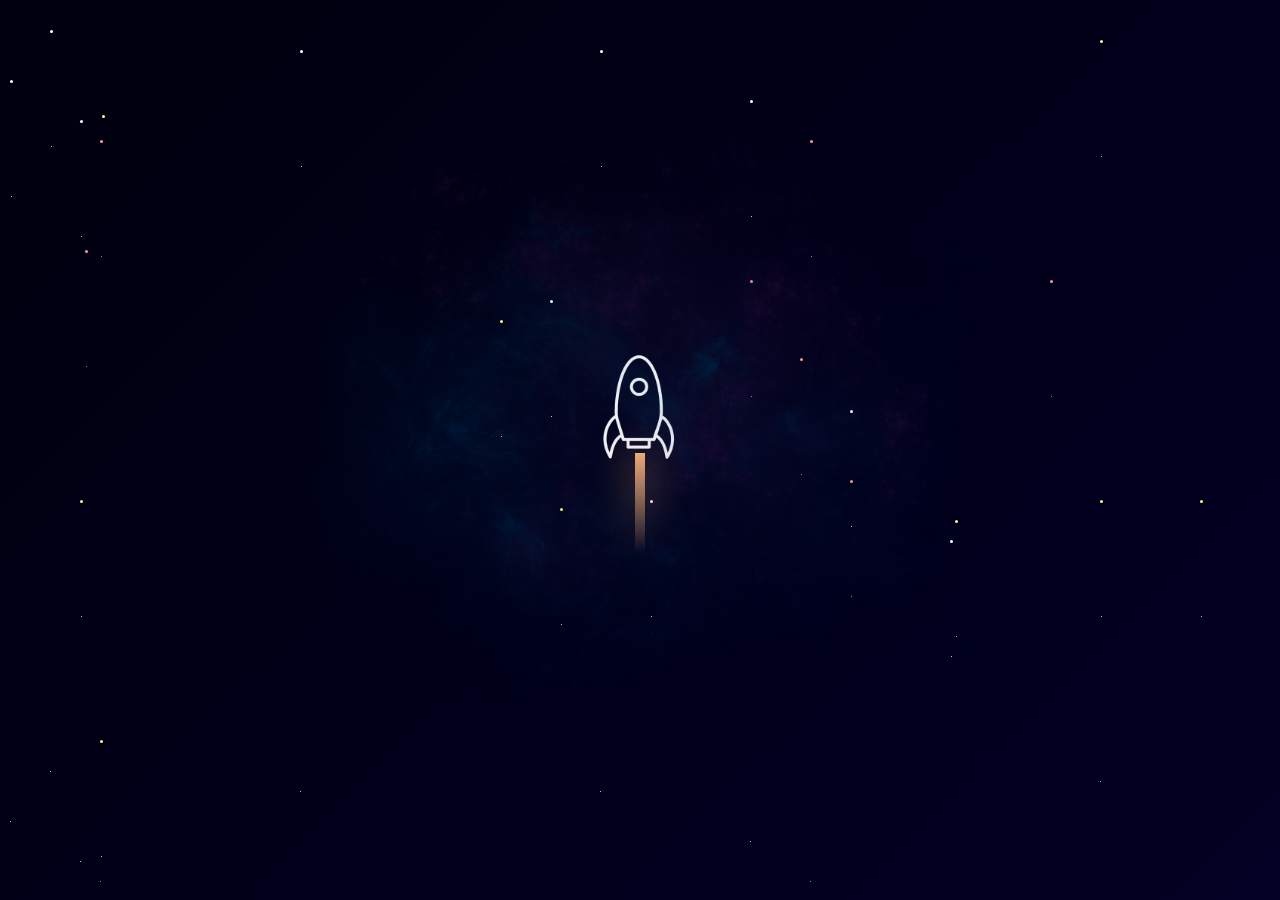
<file: Dia01/index.html>
<!DOCTYPE html>
<html>
<head>
    <meta charset="utf-8">
    <meta name="viewport" content="width=device-width">
    <title>repl.it</title>
    <link href="style.css" rel="stylesheet" type="text/css" />
</head>
<body>
  
    <div class="container" >

        <div class="stars">
          
        </div>

        <div class="img-foguete">
          <img src="img/foguete.png">
        </div>
        
        <div class="img-nebulosa">
          <img src="img/nebula3.png">
        </div>


        <div class="stars2">
          
        </div>
      </div>
  </div>

</body>
</html>
</file>
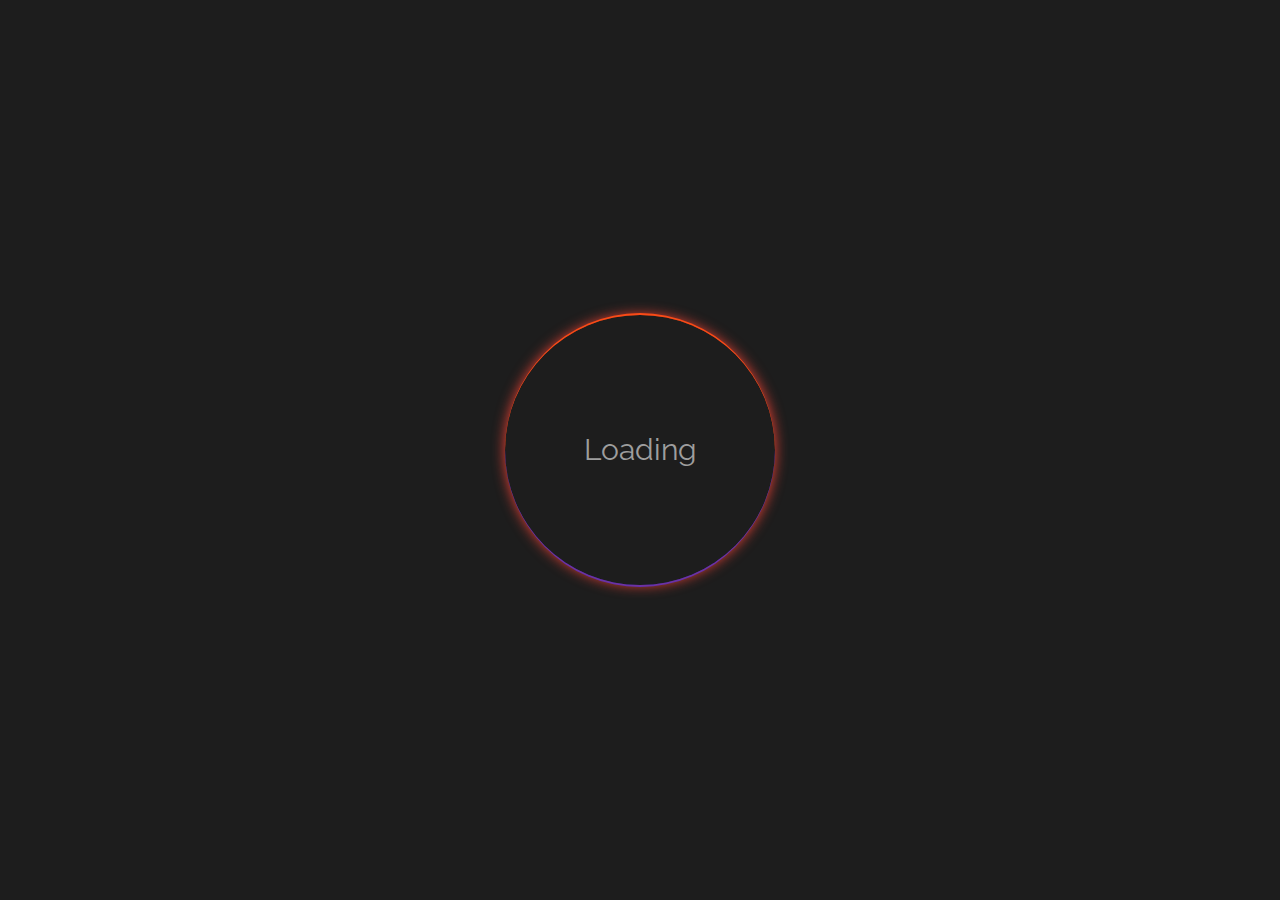
<file: Dia02/index.html>
<!DOCTYPE html>
<html>
  <head>
    <meta charset="utf-8">
    <meta name="viewport" content="width=device-width">
    <title>dIA 02</title>
    <link href="style.css" rel="stylesheet" type="text/css" />
    <link rel="preconnect" href="https://fonts.gstatic.com">
    <link href="https://fonts.googleapis.com/css2?family=Raleway:wght@200&display=swap" rel="stylesheet">
  </head>
  <body>

    <div class="container">
    <span>Loading</span>
    <div class="loader"></div>
    </div>

  </body>
</html>
</file>
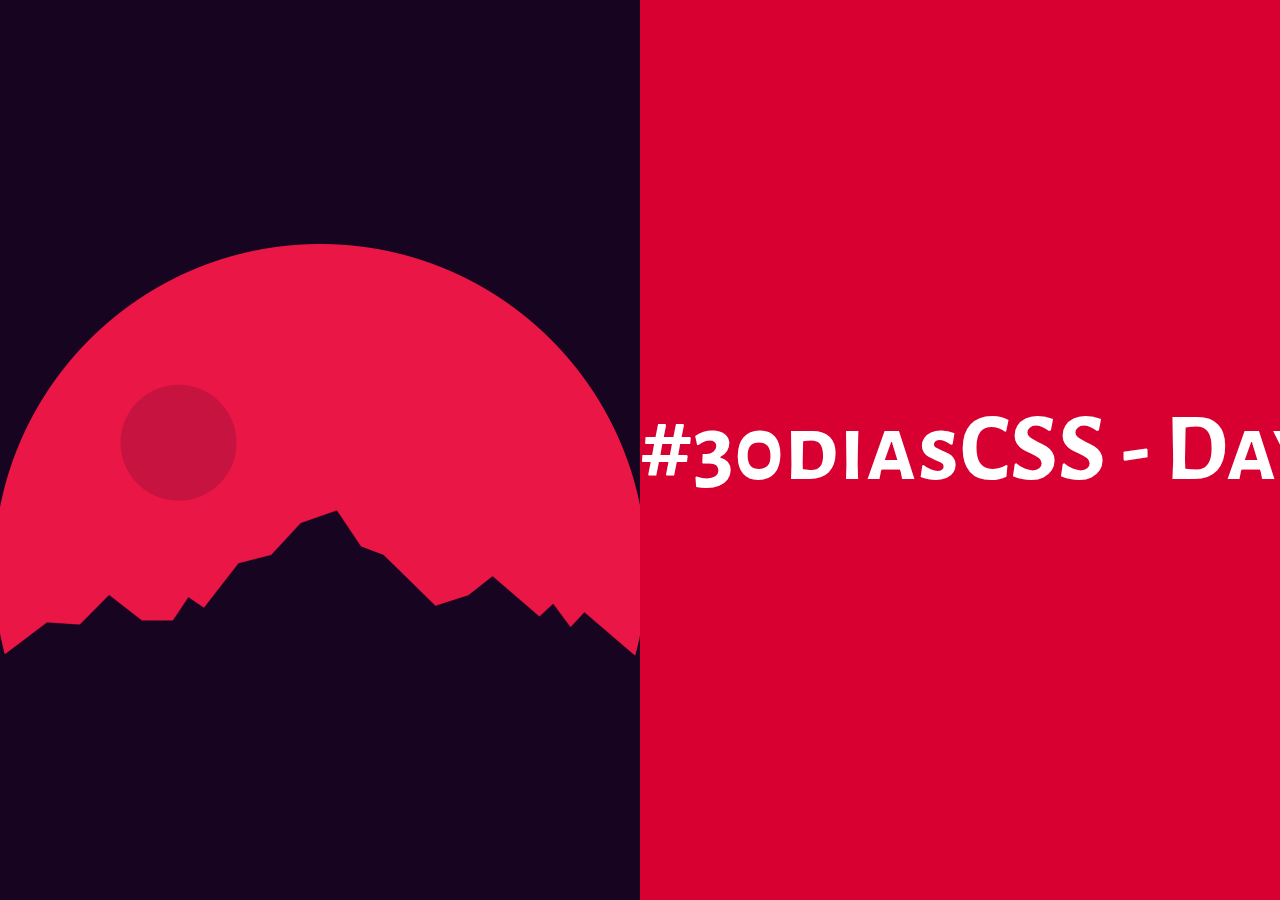
<file: dia03/index.html>
<!DOCTYPE html>
<html>
  <head>
    <meta charset="utf-8">
    <meta name="viewport" content="width=device-width">
    <title>repl.it</title>
    <link href="style.css" rel="stylesheet" type="text/css" />

    <link rel="preconnect" href="https://fonts.gstatic.com">
    <link href="https://fonts.googleapis.com/css2?family=Alegreya+Sans+SC:wght@800&display=swap" rel="stylesheet">
  </head>
  <body>
    <div class="container">
      <div class="div-main">
        <h1 id="text1">
          #30diasCSS - Day 03
        </h1>
      </div>
      <div class="div-main">
        <h1 id="text2">
          #30diasCSS - Day 03
        </h1>
    </div>
  </body>
</html>
</file>
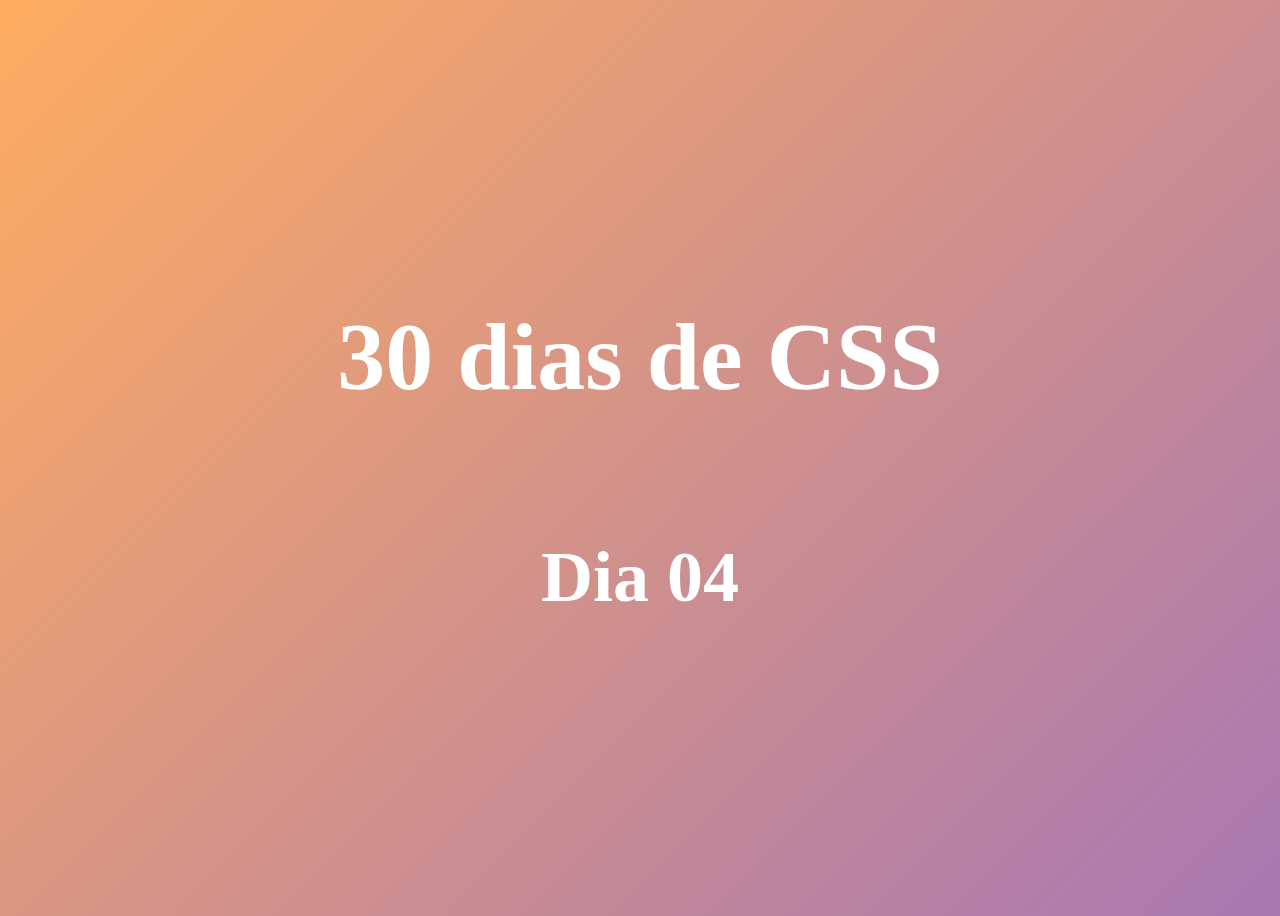
<file: dia04/index.html>
<!DOCTYPE html>
<html lang="pt-br">
<head>
    <meta charset="UTF-8">
    <meta name="viewport" content="width=device-width, initial-scale=1.0">
    <title>Dia 04</title>
    <link href="style.css" rel="stylesheet" type="text/css" />

</head>
<body>
    <h1>30 dias de CSS</h1>
    <h2>Dia 04</h2>

</body>
</html>
</file>
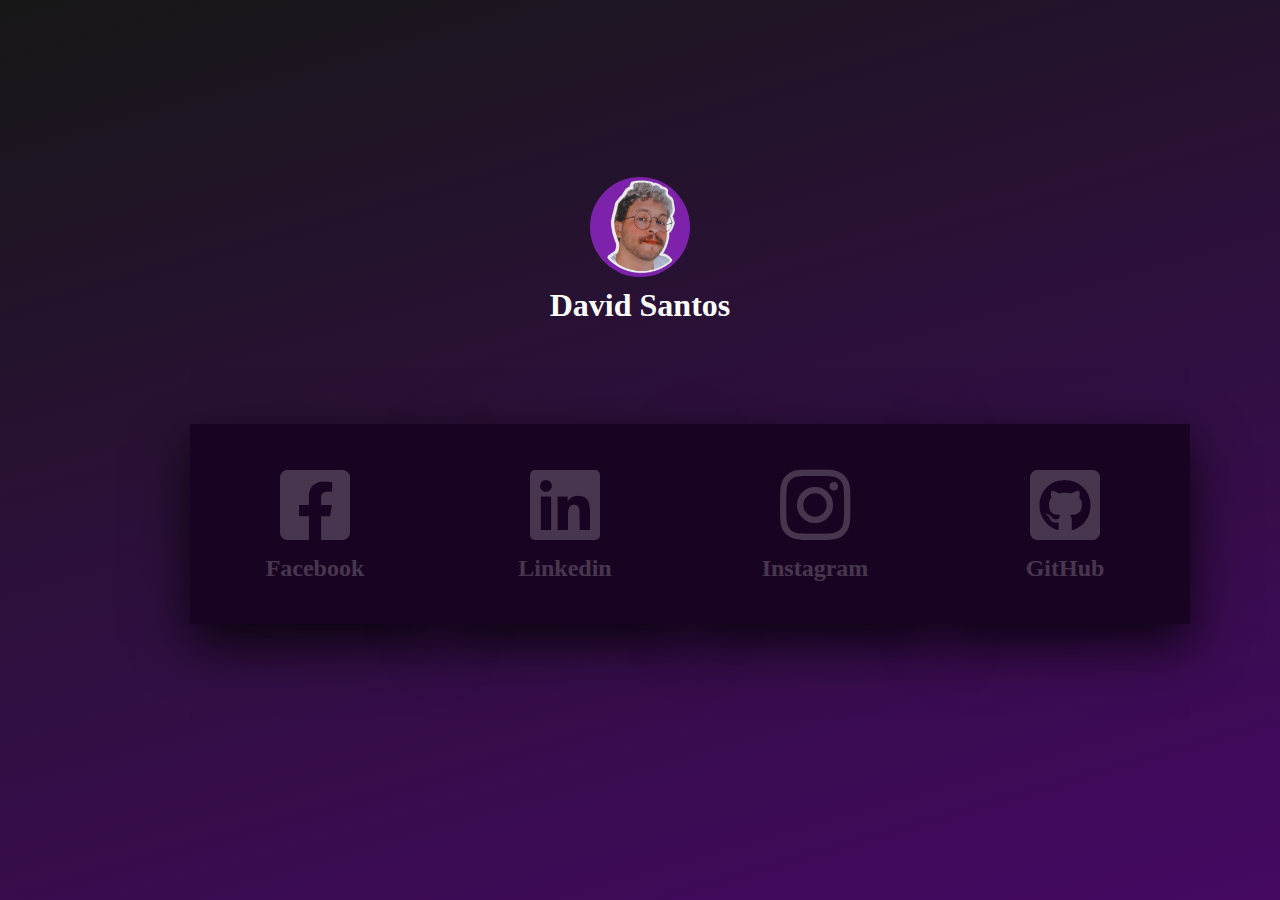
<file: dia05/index.html>
<!DOCTYPE html>
<html lang="en">
<head>
    <meta charset="UTF-8">
    <meta name="viewport" content="width=device-width, initial-scale=1.0">
    <title>Dia 05</title>
    <link href="style.css" rel="stylesheet" type="text/css" />

    <link rel="stylesheet" href="https://cdnjs.cloudflare.com/ajax/libs/font-awesome/5.11.2/css/all.css">

</head>
<body>
    <div class="container-img">
        <div class="imgDav">
            <img src="img/119942070_3270096833105200_1156876386386925629_n.jpg" alt="David">
            <h1>David Santos</h1>
        </div>

        <div class="container">
            <div class="card">
                <div class="face face1">
                    <div class="content">
                        <i class="fab fa-facebook-square"></i>
                        <h3>Facebook</h3>
                    </div>
                </div>
                <div class="face face2">
                    <div class="content">
                        <p>Lorem, ipsum dolor sit amet consectetur adipisicing elit. 
                        Libero officia ullam commodi tempore dignissimos fugiat.</p>
                        <a href="">Facebook</a>
                    </div>
                </div>
            </div>
            <div class="card">
                <div class="face face1">
                    <div class="content">
                        <i class="fab fa-linkedin"></i>    
                        <h3>Linkedin</h3>            
                    </div>
                </div>
                <div class="face face2">
                    <div class="content">
                        <p>Lorem, ipsum dolor sit amet consectetur adipisicing elit. 
                        Libero officia ullam commodi tempore dignissimos fugiat.</p>
                        <a href="">Linkedin</a>
                    </div>
                </div>
            </div>
            <div class="card">
                <div class="face face1">
                    <div class="content">
                        <i class="fab fa-instagram"></i>
                        <h3>Instagram</h3>
                    </div>
                </div>
                <div class="face face2">
                    <div class="content">
                        <p>Lorem, ipsum dolor sit amet consectetur adipisicing elit. 
                        Libero officia ullam commodi tempore dignissimos fugiat.</p>
                        <a href="">Instagram</a>
                    </div>
                </div>
            </div>
            <div class="card">
                <div class="face face1">
                    <div class="content">
                        <i class="fab fa-github-square"></i>
                        <h3>GitHub</h3>
                    </div>
                </div>
                <div class="face face2">
                    <div class="content">
                        <p>Lorem, ipsum dolor sit amet consectetur adipisicing elit. 
                        Libero officia ullam commodi tempore dignissimos fugiat.</p>
                        <a href="">GitHub</a>
                        </div>
                    </div>
                </div>
            </div>
    </div>
</body>
</html>
</file>
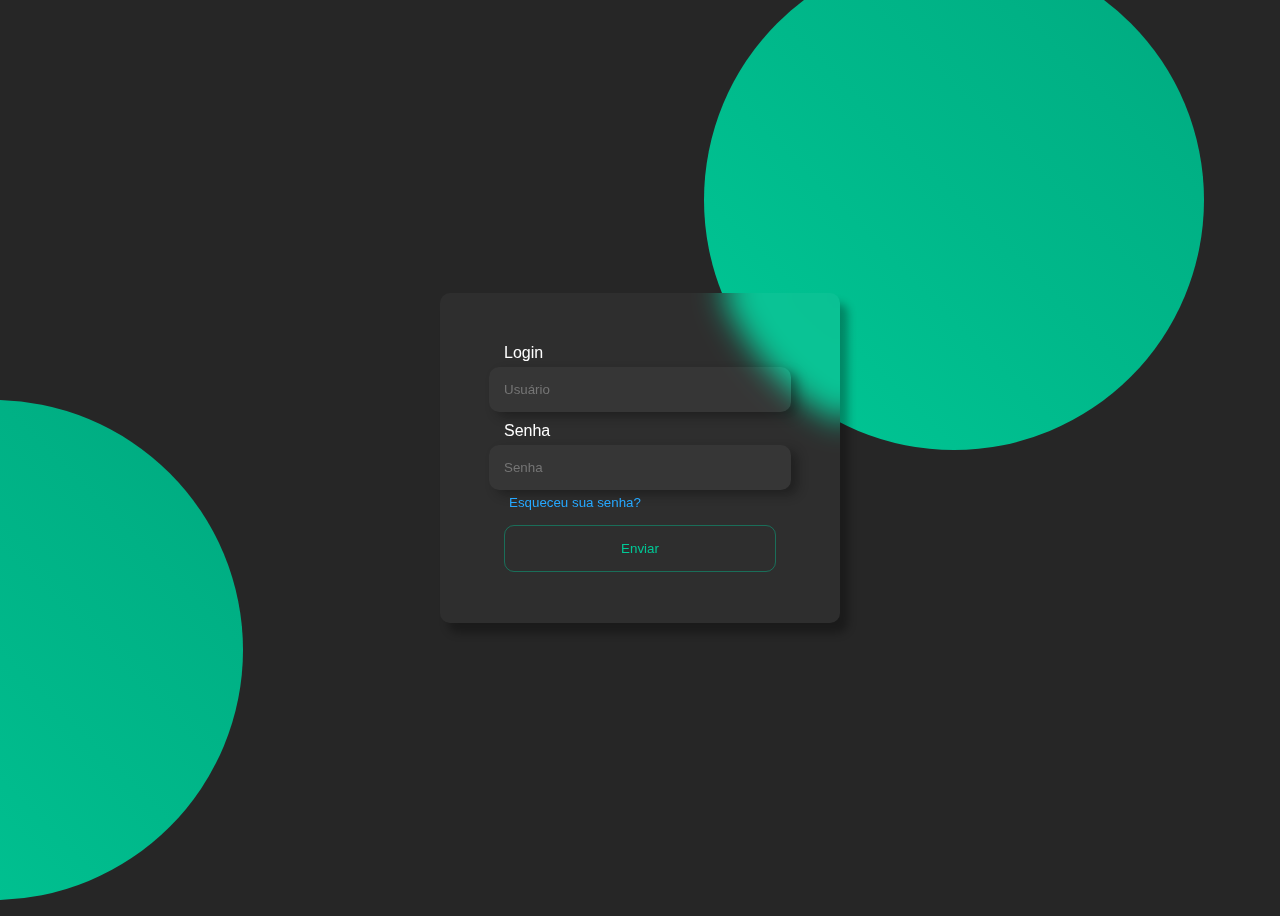
<file: dia06/index.html>
<!DOCTYPE html>
<html lang="en">
<head>
    <meta charset="UTF-8">
    <meta name="viewport" content="width=device-width, initial-scale=1.0">
    <title>Dia 06</title>
    <link rel="stylesheet" type="text/css" href="style.css">
</head>
<body>
    <div class="container">
        <div class="form">
            <form>
                <label for="login">Login</label>
                <input type="text" name="login" id="login" placeholder="Usuário">
                <label for="senha">Senha</label>
                <input type="password" name="senha" id="senha" placeholder="Senha">
                <small><a href="#">Esqueceu sua senha?</a></small>
                <Button id="submite">Enviar</Button>
            </form>
        </div>
    </div>
</body>
</html>
</file>
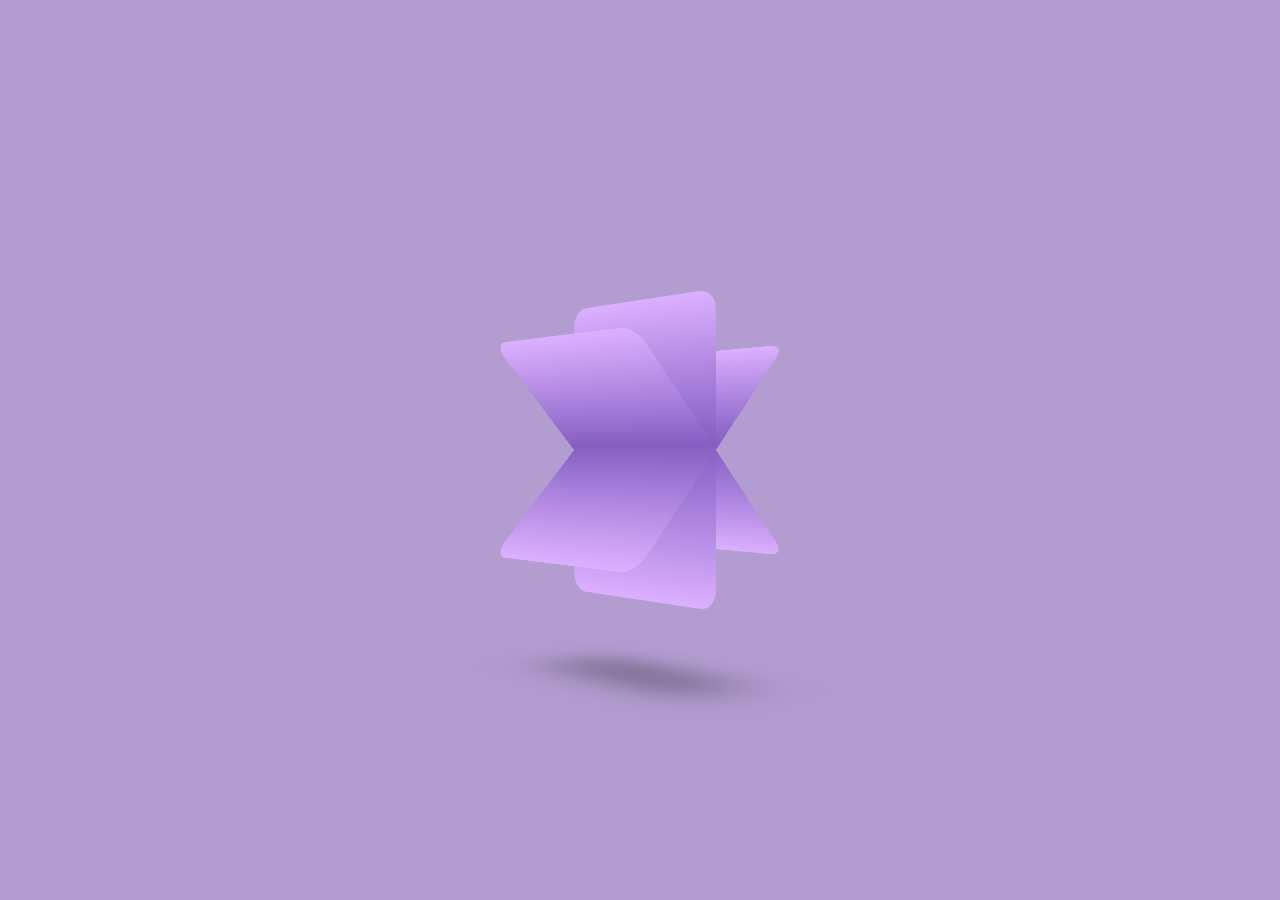
<file: dia07/index.html>
<!DOCTYPE html>
<html lang="pt-br">
<head>
    <meta charset="UTF-8">
    <meta name="viewport" content="width=device-width, initial-scale=1.0">
    <title>Dia07</title>

    <link rel="stylesheet" type="text/css" href="style.css">

</head>
<body>
    <div class="box">
        <div>
            <span></span>
            <span></span>
            <span></span>
            <span></span>
        </div>
    </div>
</body>
</html>
</file>
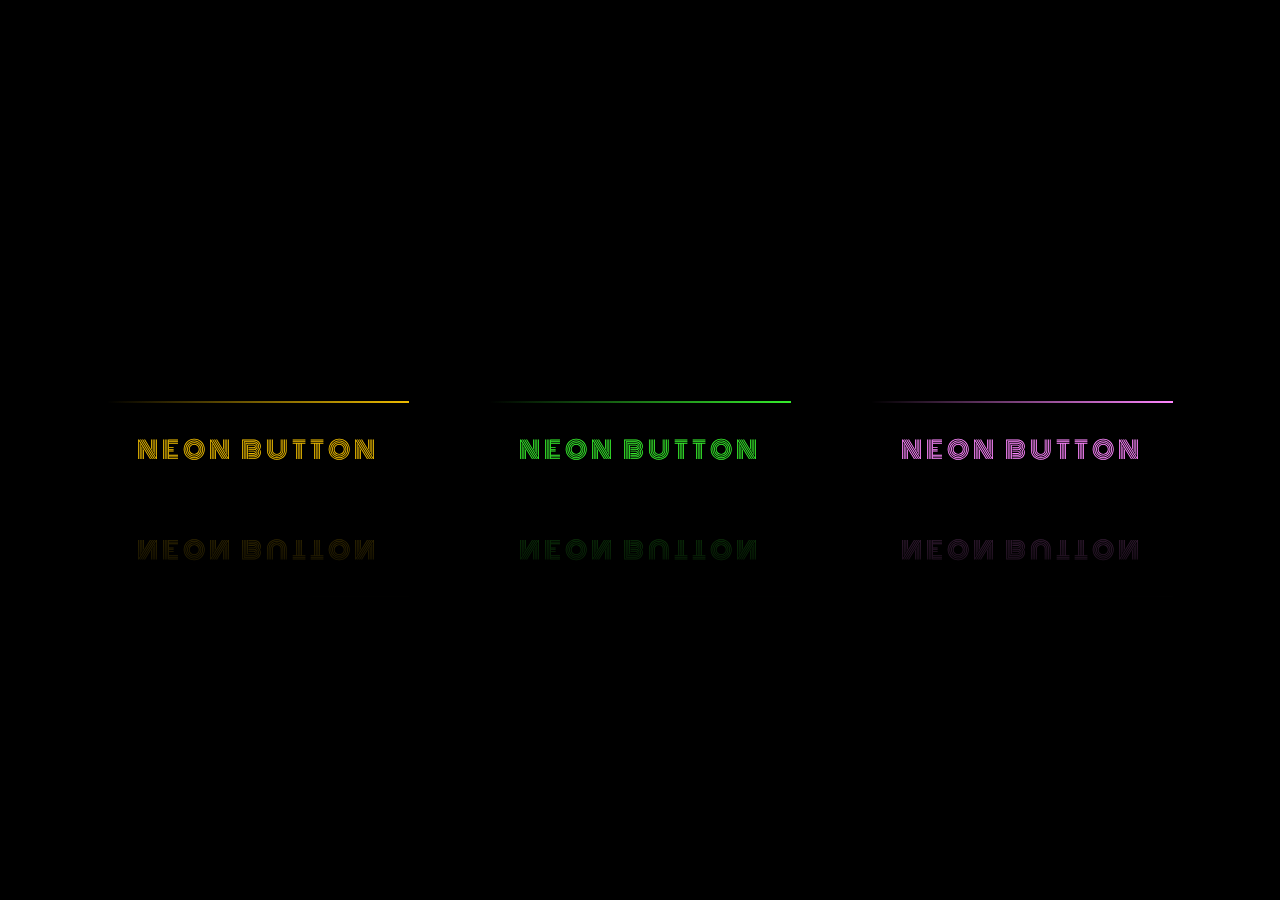
<file: dia08/index.html>
<!DOCTYPE html>
<html lang="en">
<head>
    <meta charset="UTF-8">
    <meta http-equiv="X-UA-Compatible" content="IE=edge">
    <meta name="viewport" content="width=device-width, initial-scale=1.0">
    <title>Dia 08</title>
    <link rel="stylesheet" type="text/css" href="style.css">

    <link rel="preconnect" href="https://fonts.gstatic.com">
    <link href="https://fonts.googleapis.com/css2?family=Monoton&display=swap" rel="stylesheet">
</head>
<body>
    <a href="#">
        <span></span>
        <span></span>
        <span></span>
        <span></span>
        Neon Button
    </a>
    <a href="#">
        <span></span>
        <span></span>
        <span></span>
        <span></span>
        Neon Button
    </a>
    <a href="#">
        <span></span>
        <span></span>
        <span></span>
        <span></span>
        Neon Button
    </a>
</body>
</html>
</file>
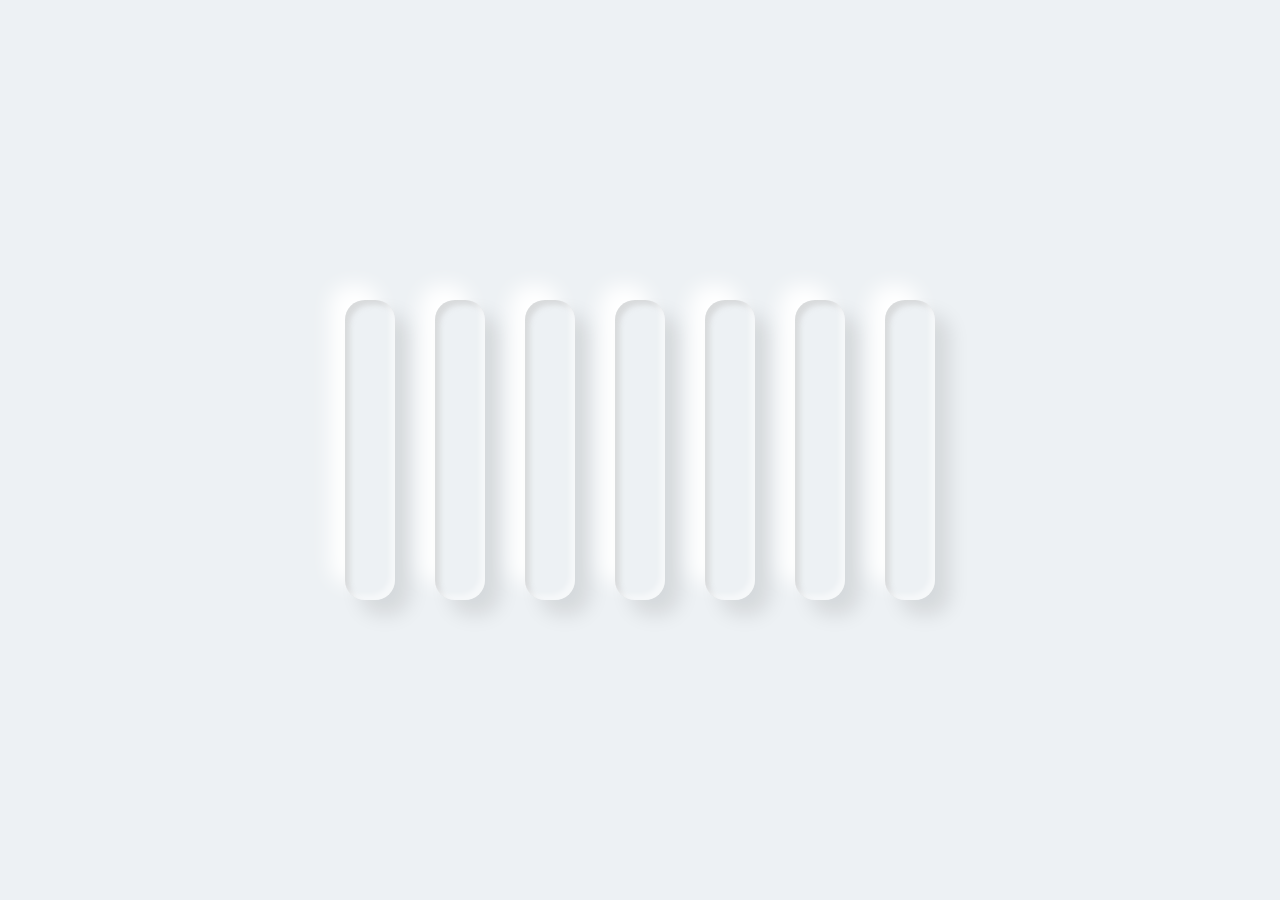
<file: dia09/index.html>
<!DOCTYPE html>
<html lang="en">

<head>
    <meta charset="UTF-8">
    <meta http-equiv="X-UA-Compatible" content="IE=edge">
    <meta name="viewport" content="width=device-width, initial-scale=1.0">
    <title>Dia 09</title>
    <link rel="stylesheet" href="styles.css" type="text/css">
</head>

<body>
    <div class="loader">
        <span></span>
        <span></span>
        <span></span>
        <span></span>
        <span></span>
        <span></span>
        <span></span>
    </div>
</body>

</html>
</file>
<file: Dia01/style.css>
body{
  margin: 0;
  padding: 0;
}
.container{
padding: 0;
margin: 0;
height: 100vh;
width: 100vw;
background: rgb(2,0,36);
background: linear-gradient(315deg, rgba(2,0,36,1) 0%, rgba(0,0,14,1) 100%);
overflow: hidden;
align-items: center;
text-align: center;
}
.stars{
  position: relative;
  margin: 0;
  padding: 0;
  width: 3px;
  height: 3px;
  border-radius: 50%;
  box-shadow: 
  50px 30px white,
  10px 80px white,
  80px 120px white,
  300px 50px white,
  950px 540px white,
  600px 50px white,
  750px 100px white,
  650px 500px white,
  550px 300px white,
  850px 410px white,
  1100px 500px rgb(255, 248, 148),
  1200px 500px rgb(255, 248, 148),
  80px 500px rgb(255, 248, 148),
  100px 740px rgb(255, 248, 148),
  560px 508px rgb(255, 248, 148),
  955px 520px rgb(255, 248, 148),
  500px 320px rgb(255, 248, 148),
  1100px 40px rgb(255, 248, 148),
  100px 140px rgb(255, 150, 150),
  1050px 280px rgb(255, 150, 150),
  810px 140px rgb(255, 150, 150),
  850px 480px rgb(255, 150, 150),
  750px 280px rgb(255, 150, 150),
  800px 358px rgb(255, 150, 150),
  85px 250px rgb(255, 150, 150);
  animation: anim-stars 10s linear infinite;
}
.stars::after{
  position: absolute;
  top: -625px;
  content: "";
  width: 3px;
  height: 3px;
  border-radius: 50%;
  box-shadow: 
  50px 30px white,
  10px 80px white,
  80px 120px white,
  300px 50px white,
  950px 540px white,
  600px 50px white,
  750px 100px white,
  650px 500px white,
  550px 300px white,
  850px 410px white,
  1100px 500px rgb(255, 248, 148),
  1200px 500px rgb(255, 248, 148),
  80px 500px rgb(255, 248, 148),
  100px 740px rgb(255, 248, 148),
  560px 508px rgb(255, 248, 148),
  955px 520px rgb(255, 248, 148),
  500px 320px rgb(255, 248, 148),
  1100px 40px rgb(255, 248, 148),
  100px 140px rgb(255, 150, 150),
  1050px 280px rgb(255, 150, 150),
  810px 140px rgb(255, 150, 150),
  850px 480px rgb(255, 150, 150),
  750px 280px rgb(255, 150, 150),
  800px 358px rgb(255, 150, 150),
  85px 250px rgb(255, 150, 150);
}
.img-nebulosa img{
  margin: 0;
  width: 800px;
  opacity: .2;
  animation: anim-nebula 120s linear infinite;
}
.img-foguete img{
  width: 80px;
}
.img-foguete{
  position: relative;
  top: 350px;
  animation: anim-foguete .2s ease infinite;
}
.container .img-foguete::before{
  content: "";
  position: absolute;
  bottom: -88px;
  left: 50%;
  transform: translateX(-50%);
  width: 10px;
  height: 100px;
  background: linear-gradient(#ffb477, transparent);
}
.container .img-foguete::after{
  content: "";
  position: absolute;
  bottom: -88px;
  left: 50%;
  transform: translateX(-50%);
  width: 10px;
  height: 100px;
  background: linear-gradient(#ffb477, transparent);
  filter: blur(20px);
}
.stars2{
  position: relative;
  margin: 0;
  padding: 0;
  width: 1px;
  height: 1px;
  border-radius: 50%;
  box-shadow: 
  50px 30px white,
  10px 80px white,
  80px 120px white,
  300px 50px white,
  950px 540px white,
  600px 50px white,
  750px 100px white,
  650px 500px white,
  550px 300px white,
  850px 410px white,
  1100px 500px rgb(255, 248, 148),
  1200px 500px rgb(255, 248, 148),
  80px 500px rgb(255, 248, 148),
  100px 740px rgb(255, 248, 148),
  560px 508px rgb(255, 248, 148),
  955px 520px rgb(255, 248, 148),
  500px 320px rgb(255, 248, 148),
  1100px 40px rgb(255, 248, 148),
  100px 140px rgb(255, 150, 150),
  1050px 280px rgb(255, 150, 150),
  810px 140px rgb(255, 150, 150),
  850px 480px rgb(255, 150, 150),
  750px 280px rgb(255, 150, 150),
  800px 358px rgb(255, 150, 150),
  85px 250px rgb(255, 150, 150);
  animation: anim-stars 15s linear infinite;
}
.stars2::after{
  position: absolute;
  top: -625px;
  content: "";
  width: 1px;
  height: 1px;
  border-radius: 50%;
  box-shadow: 
  50px 30px white,
  10px 80px white,
  80px 120px white,
  300px 50px white,
  950px 540px white,
  600px 50px white,
  750px 100px white,
  650px 500px white,
  550px 300px white,
  850px 410px white,
  1100px 500px rgb(255, 248, 148),
  1200px 500px rgb(255, 248, 148),
  80px 500px rgb(255, 248, 148),
  100px 740px rgb(255, 248, 148),
  560px 508px rgb(255, 248, 148),
  955px 520px rgb(255, 248, 148),
  500px 320px rgb(255, 248, 148),
  1100px 40px rgb(255, 248, 148),
  100px 140px rgb(255, 150, 150),
  1050px 280px rgb(255, 150, 150),
  810px 140px rgb(255, 150, 150),
  850px 480px rgb(255, 150, 150),
  750px 280px rgb(255, 150, 150),
  800px 358px rgb(255, 150, 150),
  85px 250px rgb(255, 150, 150);
}

@keyframes anim-stars {
  from{
    transform: translateY(0px);
  }
  to{
    transform: translateY(625px);
    }
  }
@keyframes anim-nebula{
    from{
      transform: rotate(0deg);
    }
    to{
      transform: rotate(360deg);
    }
  }
  @keyframes anim-foguete{
    from{
      transform: translateY(-2px);
    }
    to{
      transform: translateY(2px);
    }
  }
</file>
<file: Dia02/style.css>
*{
  padding: 0;
  margin: 0;
}
body{
  background: rgb(29, 29, 29);
  align-items: center;
  font-family: 'Raleway', sans-serif;
  color: rgb(158, 158, 158);
}
.container{
  width: 100vw;
  height: 100vh;
  display: flex;
  align-items: center;
  justify-content: center;
  text-align: center;
  overflow-x: hidden;
}
.loader{
  padding: 10px;
  position: absolute;
  width: 250px;
  height: 250px;
  background: transparent;
  border-radius: 50%;
  border-top: 2px solid rgb(255, 81, 0);
  animation: rotate 1s linear infinite;
  border-bottom: 2px solid rgb(0, 38, 255);
}
.loader:before {
  position: absolute;
  left: 0;
  top: 0;
  content: "";
  width: 100%;
  height: 100%;
  border-radius: 50%;
  box-shadow: 0 0 13px 0px #F44336;

}

span {
  font-size: 30px;
  line-height: 200px;
  animation: sizetext .5s linear infinite alternate;
}


@keyframes rotate{
    0%
    {
      transform: rotate(0deg);
    }
    20%
    {
    box-shadow: 0 0 13px 0px rgb(3 36 251 / 59%);
      transition: 1s;
    }
    40%
    {
      box-shadow: 0 0 13px 0px rgb(255 3 3 / 58%);
      transition: 1s;
    }
    60%
    {
      box-shadow: 0 0 13px 0px rgb(190 3 255 / 58%);
      transition: 1s;
    }
    80%
    {
      box-shadow: 0 0 13px 0px rgb(255 3 180 / 58%);
      transition: 1s;
    }
    100%
    {
      transform: rotate(360deg);
    }
}
@keyframes sizetext{
  to{
    letter-spacing: 2px;
    color: rgb(255, 82, 29);
    text-shadow: 2px 2px 8px rgb(255, 49, 13);
  }
}
</file>
<file: dia03/style.css>
* {
  margin: 0;
  padding: 0;
  -webkit-touch-callout: none;
  -webkit-user-select: none;
  -khtml-user-select: none;
  -moz-user-select: none;
  -ms-user-select: none;
  user-select: none;
}
body{
  font-family: 'Alegreya Sans SC', sans-serif;
  font-size: 3em;
  overflow: hidden;
  width: 100%;
}
.container{
  background-color: #d80031;
  color: rgb(255, 255, 255);
  width: 100%;
  height: 100vh;
  overflow: hidden;
  position: relative;
  display: flex;
}
.div-main:nth-child(1){
position: relative;
width: 50%;
height: 100vh;
background-image: url(img/lua.png);
background-size: cover;
background-position: center;
background-repeat: no no-repeat;
overflow: hidden;
}
.div-main:nth-child(2){
  position: relative;
  width: 50%;
  height: 100vh;
  overflow: hidden;
}
#text1{
  -webkit-text-stroke-color: #ffffff;
  -webkit-text-stroke: 2px;
  -webkit-text-fill-color: transparent;
  left: 100%;
    animation: slid 5s linear infinite alternate;

}
h1{
  position: absolute;
  white-space: nowrap;
  line-height: 100vh;
  animation: slid 5s linear infinite alternate;
}

@keyframes slid {
    0% {
        transform: translateX(0);
    }

    100% {
        transform: translateX(-100vh);
    }
}
</file>
<file: dia04/style.css>
body{
    animation: gradient 10s ease infinite;
    background: linear-gradient(-45deg, rgb(109, 199, 202), rgb(160, 115, 185), rgb(255, 173, 96));
    background-size: 300%;
    font-size: 300%;
    display: flex;
    align-items: center;
    justify-content: center;
    flex-direction: column;
    color: white;
    height: 100vh;
    overflow: hidden;
}
@keyframes gradient{
    0%{
        background-position: 0% 50%;
    }
    50%{
        background-position: 50% 100%;
    }
    100%{
        background-position: 0% 50%;
    }
}
</file>
<file: dia05/style.css>
*{
    padding: 0;
    margin: 0;
}
body{
    animation: gradient 10s ease infinite;
    margin: 0;
    padding: 0;
    background: rgb(23,23,23);
    background: linear-gradient(164deg, rgba(23,23,23,1) 0%, rgb(95, 0, 143) 100%);
    background-size: 300%;
    display: flex;
    min-height: 100vh;
    justify-content: center;
    align-items: center;
    font-family: consolas;

}
i{
    color: white;
}
.container-img{
    display: flex;
    flex-direction: column;
    align-items: center;
    justify-content: center;
}
.imgDav{
    display: flex;
    flex-direction: column;
    align-items: center;
    justify-content: center;
    color: white;
}
.imgDav h1{
    margin-top: 10px;
}
.imgDav img{
    max-width: 100px;
    border-radius: 50%;
}
.container{
    max-width: 100vh;
    position: relative;
    display: flex;
    justify-content: space-around;
}
.container .card{
    position: relative;
}
.container .card .face{
    width: 250px;
    height: 200px;
    transition: 0.5s;
}
.container .card .face.face1{
    position: relative;
    background: rgb(25, 3, 34);
    display: flex;
    align-items: center;
    justify-content: center;
    z-index: 1;
    transform: translateY(100px);
}
.container .card:nth-child(1):hover .face.face1{
    transform: translateY(0);
    background: #139cf8;
}
.container .card:nth-child(2):hover .face.face1{
    transform: translateY(0);
    background: #006cb4;
}
.container .card:nth-child(3):hover .face.face1{
    transform: translateY(0);
    background:linear-gradient(45deg, #405de6, #5851db, #833ab4, #c13584, #e1306c, #fd1d1d);
}
.container .card:nth-child(4):hover .face.face1{
    transform: translateY(0);
    background: #050505;
}
.container .card .face.face1 .content{
    opacity: .2;
    transition: .5s;
    text-align: center;
    align-items: center;
}
.container .card:hover .face.face1 .content{
    opacity: 1;
}
.container .card .face.face1 .content i{
    font-size: 80px;
}
.container .card .face.face1 .content h3{
    margin: 10px 0 0;
    padding: 0;
    color: #fff;
    text-align: center;
    font-size: 1.5em;
}
.container .card .face.face2{
    position: relative;
    background: #fff;
    display: flex;
    justify-content: center;
    align-items: center;
    padding: 20px;
    box-sizing: border-box;
    box-shadow: 0 20px 50px rgba(0, 0, 0, 0.8);
    transform: translateY(-100px);
}
.container .card:hover .face.face2{
    transform: translateY(0);
}
.container .card .face.face2 p{
    margin: 0;
    padding: 0;
}
.container .card .face.face2 a{
    margin: 15px 0 0;
    display: inline-block;
    text-decoration: none;
    font-weight: 900;
    color: #333;
    padding: 5px;
    border: 1px solid #333;
}
.container .card:nth-child(1):hover .face.face2 a{
    background: #139cf8;
    color: white;
}
.container .card:nth-child(2):hover .face.face2 a{
    background: #006cb4;
    color: white;
}
.container .card:nth-child(3):hover .face.face2 a{
    background:linear-gradient(45deg, #405de6, #5851db, #833ab4, #c13584, #e1306c, #fd1d1d);
    color: white;
}
.container .card:nth-child(4):hover .face.face2 a{
    background: #050505;
    color: white;
}
.container .card .face.face2 a:hover{
    background: #333;
    color: #fff;
}

@keyframes gradient{
    0%{
        background-position: 0% 50%;
    }
    50%{
        background-position: 50% 100%;
    }
    100%{
        background-position: 0% 50%;
    }
}
</file>
<file: dia06/style.css>
body{
    overflow: hidden;
    height: 100vh;
    background: #262626;
    display: flex;
    align-items: center;
    justify-content: center;
    font-family: sans-serif;
}
small{
    align-self: flex-start;
    margin: 5px;
}
a{
    text-decoration: none;
    color: rgb(38, 168, 255);
    align-self: flex-start;
    padding: 10px 0;
}
label{
    display: block;
    margin-top: 10px;
    margin-bottom: 5px;
    align-self: flex-start;
}
input{
    color: white;
    padding: 15px;
    width: 100%;
    border-radius: 10px;
    background: rgba(255, 255, 255, 0.04);
    border: none;
    outline: none;
    box-shadow: 7px 5px 11px 0px rgb(0 0 0 / 30%);
    transition: linear .1s;
}
input:hover{
    background: rgb(0, 0, 0, .2);
}

form{
    width: 80%;
    align-items: center;
    display: flex;
    flex-direction: column;
    align-items: center;
    justify-content: center;
}
.form{
    background: rgba(255, 255, 255, 0.04);
    padding: 30px;
    display: flex;
    align-items: center;
    justify-content: center;
    z-index: 1;
    height: 100%;
    width: 400px;
    border-radius: 10px;
    backdrop-filter: blur(15px);
    color: white;
    box-shadow: 8px 10px 9px 0px rgb(0 0 0 / 30%);
}
.container{
    height: 30%;
    width: 400px;
    display: flex;
    align-items: center;
    justify-content: center;
}
.container::before{
    content: '';
    position: absolute;
    width: 500px;
    height: 500px;
    background-image: linear-gradient(to right top, #00c896, #00c090, #00b88a, #00b185, #00a97f);    bottom: 50%;
    left: 55%;
    border-radius: 50%;
}
.container::after{
    content: '';
    position: absolute;
    width: 500px;
    height: 500px;
    background-image: linear-gradient(to right top, #00c896, #00c090, #00b88a, #00b185, #00a97f);    border-radius: 50%;
    bottom: 0;
    right: 81%;
}
button{
    display: inline-block;
    width: 100%;
    padding: 15px;
    margin: 10px auto;
    cursor: pointer;
    border: 1px solid #00c8966b;
    color: #00C896;
    background: transparent;
    border-radius: 10px;
    transition: linear .1s;
}
button:hover{
    background: rgb(0, 0, 0, .2);
}
</file>
<file: dia07/style.css>
body {
    margin: 0;
    padding: 0;
    background: #B39CD0;
}

.box {
    position: absolute;
    top: calc(50% - 150px);
    left: calc(50% - 100px);
    transform: perspective(1000px) rotateY(-45deg);
    width: 200px;
    height: 300px;
    transform-style: preserve-3d;
}

.box::before {
    content: '';
    position: absolute;
    bottom: -100px;
    left: 0;
    width: 100%;
    height: 50px;
    background: #000;
    filter: blur(40px);
    opacity: .5;
    transform: rotateX(90deg);
}

.box div {
    position: absolute;
    top: 0;
    left: 0;
    width: 100%;
    height: 100%;
    transform-style: preserve-3d;
    animation: rotate 5s linear infinite;

}

.box div span {
    position: absolute;
    top: 0;
    left: 0;
    display: block;
    width: 100%;
    height: 100%;
    background: rgb(220,176,255);
    background: linear-gradient(180deg, rgba(220,176,255,1) 0%, rgba(132,94,194,1) 48%, rgba(220,176,255,1) 100%);
    border-radius: 20px;
}

.box div span:nth-child(1) {
    transform: rotateX(0);
}

.box div span:nth-child(2) {
    transform: rotateX(45deg);
}

.box div span:nth-child(3) {
    transform: rotateX(-45deg);
}

.box div span:nth-child(4) {
    transform: rotateX(90deg);
}

@keyframes rotate {

    0% {
        transform: perspective(1000px) rotateX(0deg);
    }
    100% {
        transform: perspective(1000px) rotateX(359deg);
    }

}
</file>
<file: dia08/style.css>
*{
    margin: 0;
    padding: 0;
    box-sizing: border-box;
}
body{
    font-family: 'Monoton', cursive;
    font-size: 24px;
    display: flex;
    flex-direction: row;
    align-items: center;
    justify-content: center;
    background: black;
    height: 100vh;
}

a {
    position: relative;
    padding: 30px;
    margin: 40px;
    color: #03e9f4;
    text-decoration: none;
    text-transform: uppercase;
    transition: .5s;
    letter-spacing: 4px;
    overflow: hidden;
    -webkit-box-reflect: below 1px linear-gradient(transparent, #0005);
}

a:nth-child(1){
    filter: hue-rotate(596deg);
}

a:nth-child(2){
    filter: hue-rotate(655deg);
}

a:nth-child(3){
    filter: hue-rotate(110deg);
}

a:hover {
    background: #03e9f4;
    color: #050801;
    box-shadow: 0 0 5px #03e9f4,
                0 0 25px #03e9f4,
                0 0 50px #03e9f4,
                0 0 200px #03e9f4;
}

a span {
    position: absolute;
    display: block;
}
a span:nth-child(1) {
    top: 0;
    left: 0;
    width: 100%;
    height: 2px;
    background: linear-gradient(90deg, transparent, #03e9f4);
    animation: animate1 1s linear infinite; 
}

@keyframes animate1  {
    0% {
        left: -100%;
    }
    50%, 100% {
        left: 100%;
    }
}

a span:nth-child(2) {
    top: -100%;
    right: 0;
    width: 2px;
    height: 100%;
    background: linear-gradient(180deg, transparent, #03e9f4);
    animation: animate2 1s linear infinite; 
    animation-delay: .25s;
}

@keyframes animate2  {
    0% {
        top: -100%;
    }
    50%, 100% {
        top: 100%;
    }
}

a span:nth-child(3) {
    bottom: 0;
    right: -100%;
    width: 100%;
    height: 2px;
    background: linear-gradient(270deg, transparent, #03e9f4);
    animation: animate3 1s linear infinite; 
    animation-delay: .5s;
}

@keyframes animate3  {
    0% {
        right: -100%;
    }
    50%, 100% {
        right: 100%;
    }
}

a span:nth-child(4) {
    bottom: -100%;
    left: 0;
    width: 2px;
    height: 100%;
    background: linear-gradient(360deg, transparent, #03e9f4);
    animation: animate4 1s linear infinite; 
    animation-delay: .75s;
}

@keyframes animate4  {
    0% {
        bottom: -100%;
    }
    50%, 100% {
        bottom: 100%;
    }
}
</file>
<file: dia09/styles.css>
*{
    margin: 0;
    padding: 0;
    box-sizing: border-box;
}

body{
    display: flex;
    align-items: center;
    justify-content: center;
    min-height: 100vh;
    background: #edf1f4;
}

.loader{
    position: relative;
    display: flex;
}

.loader span {
    width: 50px;
    height: 300px;
    margin: 0 20px;
    animation: animate 1.4s linear infinite;
    border-radius: 20px;
    background: linear-gradient(to bottom, rgba(0, 0, 0, 0.05, #edf1f4));

    box-shadow: 15px 15px 20px rgb(0 0 0 / 10%), 
                -15px -15px 20px #fff, 
                inset -5px -5px 5px rgb(255 255 255 / 50%), 
                inset 5px 5px 5px rgb(197 197 197 / 50%);
}

.loader span:nth-child(1){
    animation-delay: 0s;
}

.loader span:nth-child(2){
    animation-delay: 0.2s;
}

.loader span:nth-child(3){
    animation-delay: 0.4s;
}

.loader span:nth-child(4){
    animation-delay: 0.6s;
}

.loader span:nth-child(5){
    animation-delay: 0.8s;
}

.loader span:nth-child(6){
    animation-delay: 1s;
}

.loader span:nth-child(7){
    animation-delay: 1.2s;
}

@keyframes animate {
    0%
    {
        box-shadow: 15px 15px 20px rgb(0 0 0 / 10%), 
                    -15px -15px 20px #fff, 
                    inset -5px -5px 5px rgb(255 255 255 / 50%), 
                    inset 5px 5px 5px rgb(197 197 197 / 50%);
        opacity: 0;
        transform: translateX(-50px) scale(1);
    }
    50%
    {
        box-shadow: 15px 15px 20px rgb(0 0 0 / 10%), 
                    -15px -15px 20px #fff, 
                    inset -5px -5px 5px rgb(255 255 255 / 50%), 
                    inset 5px 5px 5px rgb(181 181 181 / 50%);
        opacity: 1;
        transform: translateX(0px) scale(1.2);
    }
    100%
    {
        box-shadow: 15px 15px 20px rgb(0 0 0 / 10%), 
                    -15px -15px 20px #fff, 
                    inset -5px -5px 5px rgb(255 255 255 / 50%), 
                    inset 5px 5px 5px rgb(197 197 197 / 50%);
        opacity: 0;
        transform: translateX(50px) scale(1);
    }
}
</file>
